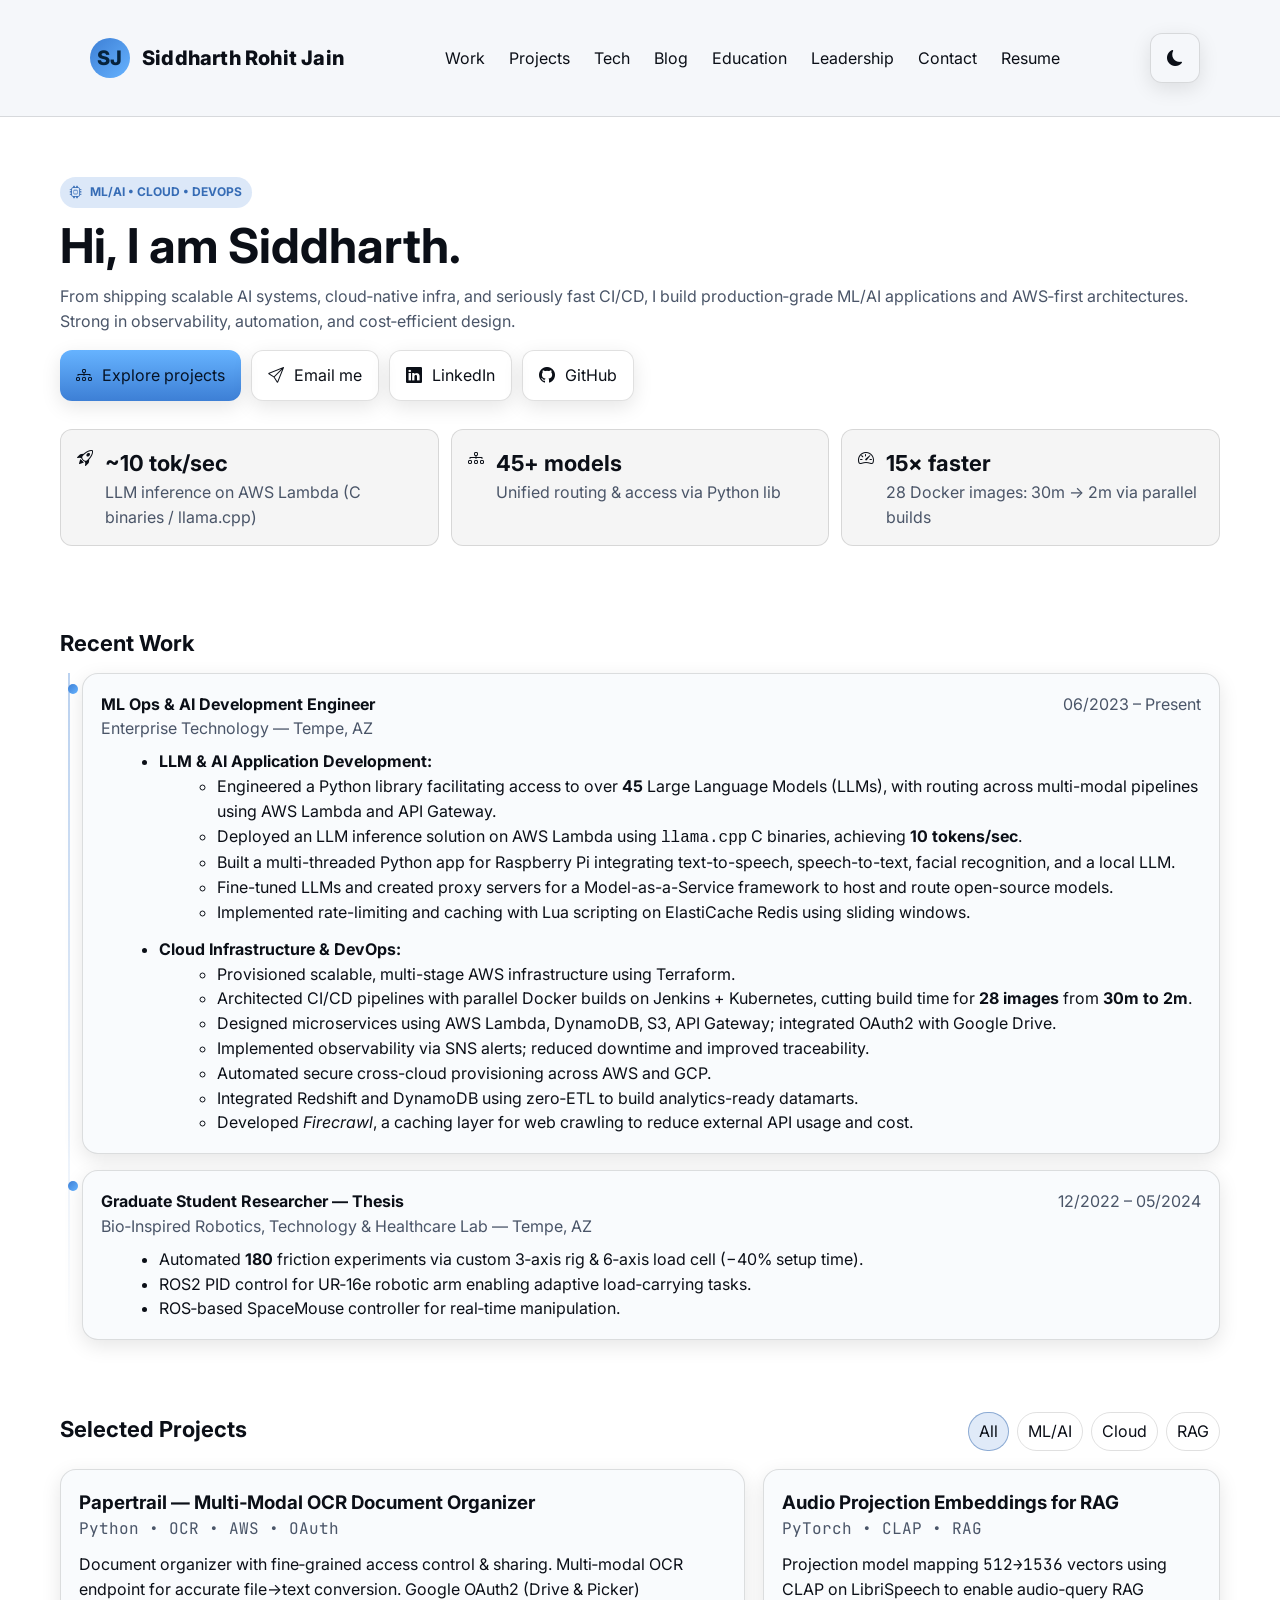
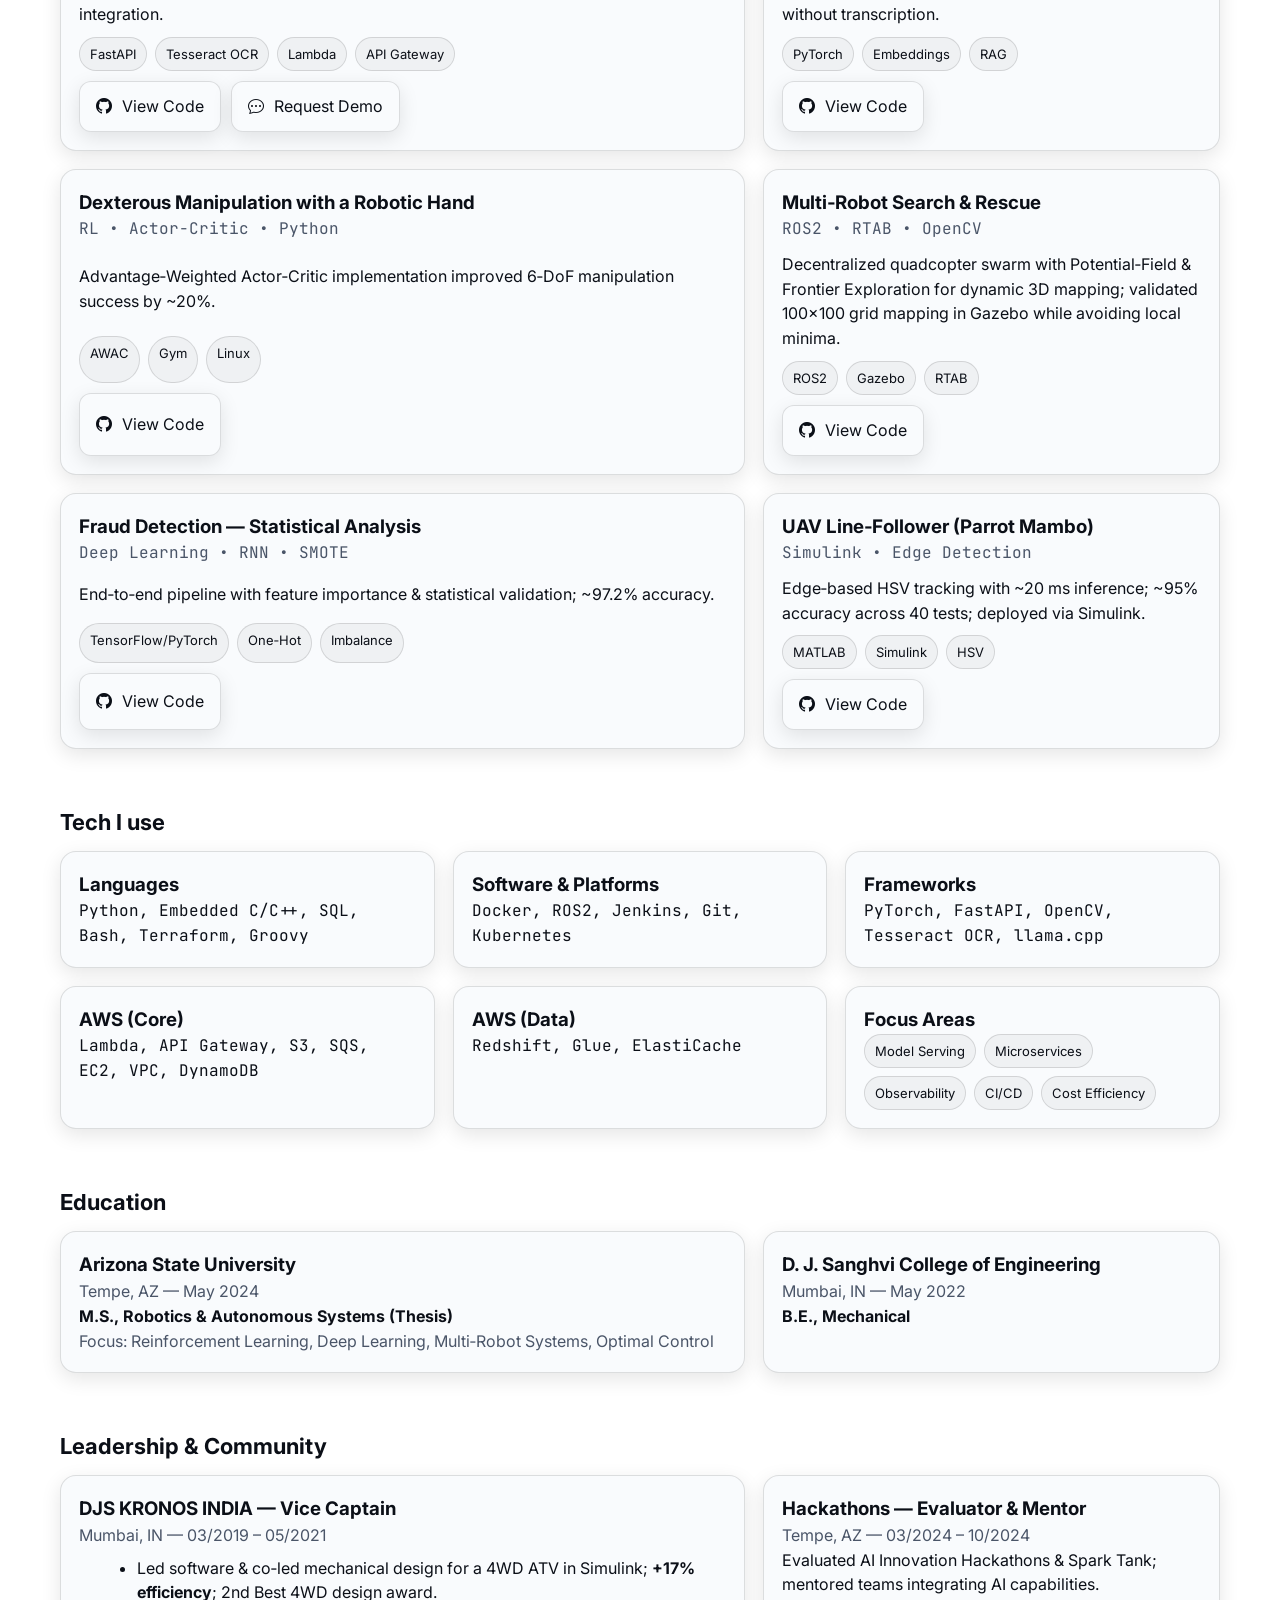
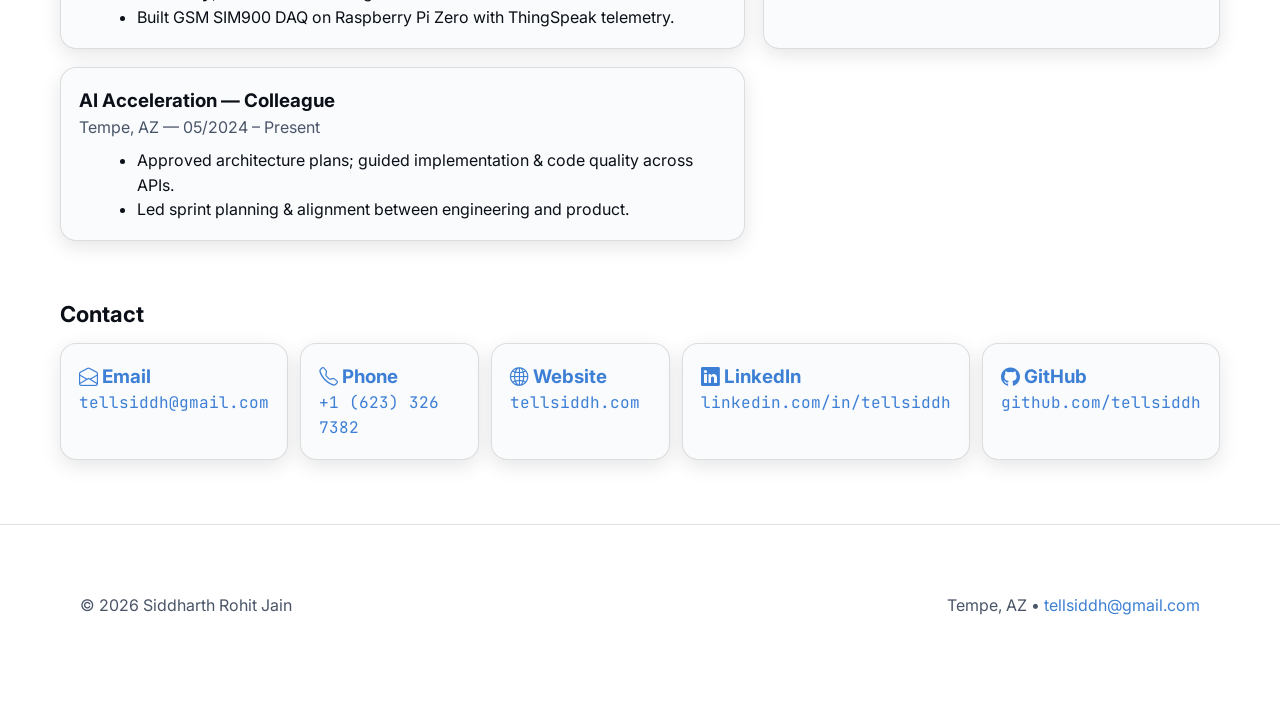
<file: index.html>
<!DOCTYPE html>
<html lang="en">

<head>
  <meta charset="utf-8" />
  <meta name="viewport" content="width=device-width, initial-scale=1" />
  <title>Siddharth Rohit Jain — ML/AI • Cloud • DevOps</title>
  <meta name="description"
    content="Portfolio of software engineering work in ML/AI apps, AWS cloud‑native infrastructure, CI/CD, observability, and scalable systems." />
  <meta id="themeColor" name="theme-color" content="#ffffff" />

  <link rel="canonical" href="https://tellsiddh.com/" />
  <meta name="theme-color" content="#0b0f17" />

  <!-- Open Graph -->
  <meta property="og:title" content="Siddharth Rohit Jain — Portfolio" />
  <meta property="og:description" content="ML/AI apps • AWS cloud • CI/CD • observability • scalable systems" />
  <meta property="og:type" content="website" />
  <!-- <meta property="og:image" content="https://tellsiddh.com/og-image.jpg" /> -->

  <!-- Fonts + Icons (performance) -->
  <link rel="preconnect" href="https://fonts.googleapis.com" crossorigin>
  <link rel="preconnect" href="https://fonts.gstatic.com" crossorigin>
  <link
    href="https://fonts.googleapis.com/css2?family=Inter:wght@400;600;700;800&family=JetBrains+Mono:wght@400;600&display=swap"
    rel="stylesheet">
  <link href="https://cdn.jsdelivr.net/npm/bootstrap-icons@1.11.3/font/bootstrap-icons.min.css" rel="stylesheet">

  <style>
    /* ========== Reset ========== */
    *,
    *::before,
    *::after {
      box-sizing: border-box
    }

    * {
      margin: 0
    }

    html:focus-within {
      scroll-behavior: smooth
    }

    /* Smooth scrolling */
    html {
      scroll-behavior: smooth;
    }

    @media (prefers-reduced-motion: reduce) {
      html {
        scroll-behavior: auto;
      }
    }

    main {
      padding-top: var(--header-h);
    }

    img,
    svg {
      display: block;
      max-width: 100%
    }

    button {
      font: inherit
    }

    /* ========== Design Tokens ========== */
    :root {
      --header-h: 128px;
      /* Light (default) */
      --bg: #ffffff;
      --ink: #0b0f17;
      --muted: #4a5568;

      /* Brand */
      --brand: #3d7fd5;
      --accent: #66b3ff;

      /* Surfaces */
      --panel: #f5f7fa;
      /* nav / sticky / panels */
      --card: #f9fbfd;
      /* cards */
      --elev: rgba(0, 0, 0, .06);
      /* hover overlay */
      --border: rgba(0, 0, 0, .12);
      --soft: rgba(0, 0, 0, .04);

      /* Effects */
      --ring: 0 0 0 3px rgba(61, 127, 213, .35);
      --shadow: 0 6px 20px rgba(0, 0, 0, .10);

      /* Radius / spacing */
      --radius: 16px;
      --rsm: 12px;

      /* Typography scale */
      --fs-xs: 12px;
      --fs-sm: 14px;
      --fs-md: 16px;
      --fs-lg: 18px;
      --fs-xl: 22px;
      --fs-2xl: 28px;
      --fs-3xl: clamp(28px, 4.2vw, 48px);

      /* Layout widths */
      --container: 1160px;

      /* Breakpoints */
      /* xs (0–479), sm (>=480), md (>=640), lg (>=780), xl (>=1024), 2xl (>=1280) */
    }

    :root {
      --header-h: 128px;
    }

    /* sensible default */
    main section[id] {
      scroll-margin-top: calc(var(--header-h) + 20px);
    }

    /* “a bit down” */

    body.dark {
      /* Dark */
      --bg: #0b0f17;
      --ink: #e9f1ff;
      --muted: #a9b4c7;

      --brand: #66b3ff;
      --accent: #90f1ff;

      --panel: rgba(11, 15, 23, .75);
      --card: #101a2e;
      --elev: rgba(255, 255, 255, .06);
      --border: rgba(255, 255, 255, .12);
      --soft: rgba(255, 255, 255, .06);

      --ring: 0 0 0 3px rgba(102, 179, 255, .35);
      --shadow: 0 12px 30px rgba(0, 0, 0, .35);
    }

    /* Optional: add the original dark gradients only in dark mode */
    body.dark {
      background:
        radial-gradient(1200px 700px at 80% -10%, rgba(102, 179, 255, .12), transparent 60%),
        radial-gradient(900px 600px at -10% 10%, rgba(144, 241, 255, .10), transparent 55%),
        var(--bg);
    }

    /* ========== Base ========== */
    html,
    body {
      background: var(--bg);
      color: var(--ink);
      font-family: Inter, system-ui, Segoe UI, Roboto, Arial, sans-serif;
      font-size: var(--fs-md);
      line-height: 1.55;
      overflow-x: hidden;
    }

    a {
      color: var(--brand);
      text-decoration: none
    }

    a:hover {
      color: #9dd0ff
    }

    a:focus-visible {
      outline: none;
      box-shadow: var(--ring);
      border-radius: 10px
    }

    .container {
      max-width: var(--container);
      margin: 0 auto;
      padding: 24px 16px;
    }

    @media (max-width: 480px) {

      body,
      .container {
        padding-left: 16px;
        padding-right: 16px;
      }
    }


    @media (min-width:780px) {
      .container {
        padding: 28px 20px;
      }
    }

    .skip-link {
      position: absolute;
      left: -999px;
      top: auto;
      width: 1px;
      height: 1px;
      overflow: hidden
    }

    .skip-link:focus {
      left: 20px;
      top: 12px;
      width: auto;
      height: auto;
      padding: 10px 14px;
      background: #061325;
      color: #cfe7ff;
      border-radius: 10px;
      z-index: 999
    }

    /* ========== Nav ========== */
    .nav {
      position: fixed;
      top: 0;
      left: 0;
      right: 0;
      z-index: 1000;
      /* above drawer */
      backdrop-filter: saturate(150%) blur(10px);
      background: var(--panel);
      border-bottom: 1px solid var(--border);
    }


    .nav .inner {
      display: flex;
      align-items: center;
      justify-content: space-between;
      gap: 12px;
    }

    .brand {
      display: flex;
      gap: 12px;
      align-items: center;
      font-weight: 800;
      letter-spacing: .2px;
      font-size: 1.25rem;
    }

    .avatar {
      width: 40px;
      height: 40px;
      border-radius: 50%;
      display: grid;
      place-items: center;
      background: linear-gradient(135deg, var(--brand), var(--accent));
      color: #06233c;
      font-weight: 800
    }

    .nav ul {
      display: flex;
      list-style: none;
      gap: 4px;
      margin: 0;
      padding: 0
    }

    .nav a {
      color: var(--ink);
      padding: 10px 10px;
      border-radius: 10px
    }

    .nav a:hover,
    .nav a[aria-current="page"] {
      background: var(--elev)
    }

    /* Collapse nav spacing a bit on very small screens */
    @media (max-width:480px) {
      .nav .inner {
        gap: 8px
      }

      .nav a {
        padding: 8px 8px
      }
    }

    /* ========== Hero ========== */
    .hero {
      padding: 48px 0 20px
    }

    @media (min-width:640px) {
      .hero {
        padding: 60px 0 24px
      }
    }

    h1 {
      font-size: var(--fs-3xl);
      line-height: 1.1;
      margin: 12px 0
    }

    .sub {
      color: var(--muted);
      max-width: fit-content;
    }

    .pill {
      display: inline-flex;
      align-items: center;
      gap: 8px;
      padding: 6px 10px;
      border-radius: 999px;
      background: color-mix(in oklab, var(--brand) 18%, transparent);
      color: color-mix(in oklab, var(--brand) 85%, var(--ink));
      font-weight: 700;
      font-size: 12px;
      text-transform: uppercase
    }

    .cta {
      display: flex;
      gap: 10px;
      flex-wrap: wrap;
      margin-top: 16px
    }

    /* ========== Buttons ========== */
    .btn {
      display: inline-flex;
      align-items: center;
      gap: 10px;
      padding: 12px 16px;
      border-radius: 12px;
      border: 1px solid var(--border);
      background: linear-gradient(180deg, rgba(0, 0, 0, 0.00), rgba(0, 0, 0, 0.00));
      color: var(--ink);
      box-shadow: var(--shadow)
    }

    .btn:hover {
      transform: translateY(-1px);
      background: var(--elev)
    }

    .btn:focus-visible {
      outline: none;
      box-shadow: var(--ring)
    }

    .btn.primary {
      border: none;
      color: #061325;
      background: linear-gradient(180deg, var(--accent), var(--brand))
    }

    body.dark .btn.primary {
      color: #061325
    }

    #themeToggle {
      white-space: nowrap
    }

    /* ========== Grid Utilities ========== */
    .grid {
      display: grid;
      gap: 18px
    }

    .grid-2 {
      grid-template-columns: 1fr
    }

    .grid-3 {
      grid-template-columns: 1fr
    }

    .grid-4 {
      grid-template-columns: 1fr
    }

    /* md */
    @media (min-width:640px) {
      .grid-2 {
        grid-template-columns: 1fr 1fr
      }
    }

    /* lg */
    @media (min-width:780px) {
      .grid-2 {
        grid-template-columns: 1.2fr .8fr
      }

      .grid-3 {
        grid-template-columns: repeat(3, 1fr)
      }

      .grid-4 {
        grid-template-columns: repeat(4, 1fr)
      }
    }

    /* ========== Surfaces ========== */
    .panel {
      background: var(--card);
      border: 1px solid var(--border);
      border-radius: var(--radius);
      box-shadow: var(--shadow);
    }

    .card {
      background: var(--card);
      border: 1px solid var(--border);
      border-radius: var(--radius);
      padding: 18px;
      box-shadow: var(--shadow);
    }

    /* ========== Sections & Headings ========== */
    .section {
      padding: 28px 0
    }

    .section h2 {
      font-size: var(--fs-xl);
      margin: 0 0 12px
    }

    /* ========== KPIs ========== */
    .kpis {
      display: grid;
      gap: 12px
    }

    @media (min-width:760px) {
      .kpis {
        grid-template-columns: repeat(3, 1fr)
      }
    }

    .kpi {
      display: flex;
      gap: 12px;
      align-items: flex-start;
      padding: 16px;
      border-radius: var(--rsm);
      background: var(--soft);
      border: 1px solid var(--border)
    }

    .kpi strong {
      font-size: 22px
    }

    /* ========== Chips & Filters ========== */
    .chips {
      display: flex;
      gap: 8px;
      flex-wrap: wrap
    }

    .chip {
      padding: 6px 10px;
      border-radius: 999px;
      border: 1px solid var(--border);
      background: var(--soft);
      font-size: 13px;
      color: var(--ink)
    }

    .filters {
      display: flex;
      gap: 8px;
      flex-wrap: wrap;
      margin-bottom: 10px
    }

    .filter {
      cursor: pointer;
      padding: 6px 10px;
      border-radius: 999px;
      border: 1px solid var(--border);
      background: transparent;
      color: var(--ink)
    }

    .filter[aria-pressed="true"] {
      background: color-mix(in oklab, var(--brand) 16%, transparent);
      border-color: color-mix(in oklab, var(--brand) 40%, var(--border));
    }

    /* ========== Projects ========== */
    .project {
      display: grid;
      gap: 10px
    }

    .project .links {
      display: flex;
      gap: 10px;
      flex-wrap: wrap
    }

    /* ========== Timeline ========== */
    .timeline {
      position: relative;
      padding-left: 22px
    }

    .timeline::before {
      content: "";
      position: absolute;
      left: 8px;
      top: 0;
      bottom: 0;
      width: 2px;
      background: linear-gradient(180deg, color-mix(in oklab, var(--brand) 35%, transparent), transparent)
    }

    .tl {
      position: relative;
      margin: 0 0 16px
    }

    .tl::before {
      content: "";
      position: absolute;
      left: -15px;
      top: 10px;
      width: 10px;
      height: 10px;
      border-radius: 50%;
      background: linear-gradient(135deg, var(--brand), var(--accent))
    }

    .tlhead {
      display: flex;
      justify-content: space-between;
      gap: 12px;
      flex-wrap: wrap
    }

    .worklist {
      margin: 8px 0 0 18px
    }

    /* ========== Contact Grid ========== */
    .contact-grid {
      display: grid;
      gap: 12px
    }

    @media (min-width:600px) {
      .contact-grid {
        grid-template-columns: repeat(2, 1fr)
      }
    }

    @media (min-width:720px) {
      .contact-grid {
        grid-template-columns: repeat(5, 1fr)
      }
    }

    /* ========== Typography Helpers ========== */
    .muted {
      color: var(--muted)
    }

    .mono {
      font-family: "JetBrains Mono", ui-monospace, Menlo, Consolas, monospace
    }

    /* ========== Footer ========== */
    .footer {
      padding: 40px 0 60px;
      margin-top: 36px;
      border-top: 1px solid var(--border)
    }

    /* ========== Small-screen Tweaks ========== */
    @media (max-width:480px) {
      h1 {
        font-size: clamp(24px, 8vw, 34px)
      }

      .btn {
        padding: 10px 14px
      }

      .pill {
        font-size: 11px
      }

      .section {
        padding: 22px 0
      }

      .worklist {
        margin-left: 14px
      }
    }

    /* ========== Focus / A11y (no motion) ========== */
    @media (prefers-reduced-motion:reduce) {
      .btn:hover {
        transform: none
      }
    }

    /* ========== Print (clean) ========== */
    @media print {

      .nav,
      .cta,
      .filters,
      #themeToggle {
        display: none !important
      }

      .container {
        max-width: none;
        padding: 0
      }

      .card,
      .panel,
      .kpi {
        box-shadow: none
      }

      a {
        color: inherit;
        text-decoration: underline
      }
    }

    /* === Mobile Drawer Nav === */
    .mobile-drawer-nav {
      position: fixed;
      top: 0;
      right: -100%;
      width: 280px;
      height: 100vh;
      background: var(--bg);
      border-left: 1px solid var(--border);
      box-shadow: -4px 0 20px rgba(0, 0, 0, 0.15);
      transition: right 0.3s ease-in-out;
      padding: 80px 24px 24px;
      /* leave room for top bar */
      display: flex;
      flex-direction: column;
      z-index: 999;
    }

    .mobile-drawer-nav.show {
      right: 0;
    }

    /* Links inside drawer */
    .mobile-drawer-nav ul {
      list-style: none;
      padding: 0;
      margin: 0;
      display: flex;
      flex-direction: column;
      gap: 16px;
    }

    .mobile-drawer-nav a {
      display: block;
      font-size: var(--fs-lg);
      color: var(--ink);
      padding: 10px 14px;
      border-radius: 10px;
      transition: background 0.2s ease;
    }

    .mobile-drawer-nav a:hover,
    .mobile-drawer-nav a[aria-current="page"] {
      background: var(--elev);
      font-weight: 600;
    }

    /* Hamburger button shown on small screens only */
    .mobile-nav-toggle {
      display: none;
    }

    @media (max-width: 768px) {
      .desktop-nav {
        display: none;
      }

      .mobile-nav-toggle {
        display: inline-flex;
        margin-left: auto;
      }
    }
  </style>

  <!-- Structured data -->
  <script type="application/ld+json">
  {
    "@context":"https://schema.org",
    "@type":"Person",
    "name":"Siddharth Rohit Jain",
    "url":"https://tellsiddh.com/",
    "jobTitle":"ML/AI • Cloud • DevOps Engineer",
    "sameAs":[
      "https://github.com/tellsiddh",
      "https://www.linkedin.com/in/tellsiddh/"
    ]
  }
  </script>
</head>

<body>
  <a class="skip-link" href="#main">Skip to main content</a>

  <!-- NAV -->
  <header class="nav" role="banner">
    <div class="container inner">
      <a class="brand" href="#top" aria-label="Go to top">
        <span class="avatar" aria-hidden="true">SJ</span>
        <span>Siddharth Rohit Jain</span>
      </a>

      <!-- Desktop nav -->
      <nav class="desktop-nav" aria-label="Primary">
        <ul role="list">
          <li><a class="peek" href="#work">Work</a></li>
          <li><a class="peek" href="#projects">Projects</a></li>
          <li><a class="peek" href="#skills">Tech</a></li>
          <li><a class="peek" href="https://blog.tellsiddh.com/" target="_blank">Blog</a></li>
          <li><a class="peek" href="#education">Education</a></li>
          <li><a class="peek" href="#extras">Leadership</a></li>
          <li><a class="peek" href="#contact">Contact</a></li>
          <li><a class="peek" href="assets/files/Siddharth Jain.pdf" target="_blank">Resume</a></li>
        </ul>
      </nav>

      <button id="themeToggle" class="btn" aria-label="Toggle dark mode">
        <i class="bi bi-moon-fill" aria-hidden="true"></i>
      </button>

      <!-- Hamburger toggle -->
      <button id="menuToggle" class="btn mobile-nav-toggle" aria-label="Toggle navigation">
        <i class="bi bi-list"></i>
      </button>

    </div>

    <!-- Mobile nav drawer -->
    <nav id="primaryNav" class="mobile-drawer-nav" aria-label="Primary">
      <ul role="list">
        <li><a class="peek" href="#work">Work</a></li>
        <li><a class="peek" href="#projects">Projects</a></li>
        <li><a class="peek" href="#skills">Tech</a></li>
        <li><a class="peek" href="https://blog.tellsiddh.com/" target="_blank">Blog</a></li>
        <li><a class="peek" href="#education">Education</a></li>
        <li><a class="peek" href="#extras">Leadership</a></li>
        <li><a class="peek" href="#contact">Contact</a></li>
        <li><a class="peek" href="assets/files/Siddharth Jain.pdf" target="_blank">Resume</a></li>
      </ul>
    </nav>
  </header>


  <main id="main">
    <!-- HERO -->
    <section id="top" class="container hero">
      <span class="pill" aria-label="Areas: ML, AI, Cloud, DevOps"><i class="bi bi-cpu" aria-hidden="true"></i> ML/AI •
        Cloud • DevOps</span>
      <h1>Hi, I am Siddharth.</h1>
      <p class="sub">
        From shipping scalable AI systems, cloud‑native infra, and seriously fast CI/CD, I build production‑grade ML/AI
        applications and AWS‑first architectures.
        Strong in observability, automation, and cost‑efficient design.
      </p>
      <div class="cta" role="group" aria-label="Primary calls to action">
        <a class="btn primary" href="#projects"><i class="bi bi-diagram-3" aria-hidden="true"></i> Explore projects</a>
        <a class="btn" href="mailto:tellsiddh@gmail.com" rel="noopener noreferrer"><i class="bi bi-send"
            aria-hidden="true"></i> Email me</a>
        <a class="btn" href="https://www.linkedin.com/in/tellsiddh/" target="_blank" rel="noopener noreferrer"><i
            class="bi bi-linkedin" aria-hidden="true"></i> LinkedIn</a>
        <a class="btn" href="https://github.com/tellsiddh" target="_blank" rel="noopener noreferrer"><i
            class="bi bi-github" aria-hidden="true"></i> GitHub</a>
      </div>

      <!-- Quick Wins (KPIs) -->
      <div class="section" aria-label="Highlights">
        <div class="kpis" role="list">
          <div class="kpi" role="listitem"><i class="bi bi-rocket-takeoff" aria-hidden="true"></i>
            <div><strong>~10 tok/sec</strong>
              <div class="muted">LLM inference on AWS Lambda (C binaries / llama.cpp)</div>
            </div>
          </div>
          <div class="kpi" role="listitem"><i class="bi bi-diagram-3" aria-hidden="true"></i>
            <div><strong>45+ models</strong>
              <div class="muted">Unified routing & access via Python lib</div>
            </div>
          </div>
          <div class="kpi" role="listitem"><i class="bi bi-speedometer2" aria-hidden="true"></i>
            <div><strong>15× faster</strong>
              <div class="muted">28 Docker images: 30m → 2m via parallel builds</div>
            </div>
          </div>
        </div>
      </div>
    </section>

    <!-- WORK -->
    <section id="work" class="container section" aria-labelledby="work-heading">
      <h2 id="work-heading">Recent Work</h2>
      <div class="timeline" role="list">
        <article class="tl card" role="listitem">
          <div class="tlhead">
            <div>
              <strong>ML Ops &amp; AI Development Engineer</strong>
              <div class="muted">Enterprise Technology — Tempe, AZ</div>
            </div>
            <div class="muted"><time datetime="2023-06">06/2023</time> – <time datetime="present">Present</time></div>
          </div>
          <ul class="worklist">
            <li><strong>LLM & AI Application Development:</strong></li>
            <ul class="worklist" style="margin-top: 0; margin-bottom: 12px;">
              <li>Engineered a Python library facilitating access to over <strong>45</strong> Large Language Models
                (LLMs), with routing across multi-modal pipelines using AWS Lambda and API Gateway.</li>
              <li>Deployed an LLM inference solution on AWS Lambda using <code>llama.cpp</code> C binaries, achieving
                <strong>10 tokens/sec</strong>.
              </li>
              <li>Built a multi-threaded Python app for Raspberry Pi integrating text-to-speech, speech-to-text, facial
                recognition, and a local LLM.</li>
              <li>Fine-tuned LLMs and created proxy servers for a Model-as-a-Service framework to host and route
                open-source models.</li>
              <li>Implemented rate-limiting and caching with Lua scripting on ElastiCache Redis using sliding windows.
              </li>
            </ul>

            <li><strong>Cloud Infrastructure & DevOps:</strong></li>
            <ul class="worklist" style="margin-top: 0;">
              <li>Provisioned scalable, multi-stage AWS infrastructure using Terraform.</li>
              <li>Architected CI/CD pipelines with parallel Docker builds on Jenkins + Kubernetes, cutting build time
                for <strong>28 images</strong> from <strong>30m to 2m</strong>.</li>
              <li>Designed microservices using AWS Lambda, DynamoDB, S3, API Gateway; integrated OAuth2 with Google
                Drive.</li>
              <li>Implemented observability via SNS alerts; reduced downtime and improved traceability.</li>
              <li>Automated secure cross-cloud provisioning across AWS and GCP.</li>
              <li>Integrated Redshift and DynamoDB using zero‑ETL to build analytics-ready datamarts.</li>
              <li>Developed <em>Firecrawl</em>, a caching layer for web crawling to reduce external API usage and cost.
              </li>
            </ul>
          </ul>

        </article>

        <article class="tl card" role="listitem">
          <div class="tlhead">
            <div>
              <strong>Graduate Student Researcher — Thesis</strong>
              <div class="muted">Bio‑Inspired Robotics, Technology &amp; Healthcare Lab — Tempe, AZ</div>
            </div>
            <div class="muted"><time datetime="2022-12">12/2022</time> – <time datetime="2024-05">05/2024</time></div>
          </div>
          <ul class="worklist">
            <li>Automated <strong>180</strong> friction experiments via custom 3‑axis rig &amp; 6‑axis load cell (−40%
              setup time).</li>
            <li>ROS2 PID control for UR‑16e robotic arm enabling adaptive load‑carrying tasks.</li>
            <li>ROS‑based SpaceMouse controller for real‑time manipulation.</li>
          </ul>
        </article>
      </div>
    </section>

    <!-- PROJECTS -->
    <section id="projects" class="container section" aria-labelledby="projects-heading">
      <div class="tlhead" style="margin-bottom:8px">
        <h2 id="projects-heading" style="margin:0">Selected Projects</h2>
        <div class="filters" role="toolbar" aria-label="Filter projects">
          <button class="filter" data-filter="all" aria-pressed="true">All</button>
          <button class="filter" data-filter="ml" aria-pressed="false">ML/AI</button>
          <button class="filter" data-filter="cloud" aria-pressed="false">Cloud</button>
          <button class="filter" data-filter="cv" aria-pressed="false">RAG</button>
        </div>
      </div>

      <div class="grid grid-2" id="projectGrid">
        <!-- Papertrail -->
        <article class="card project" data-tags="ml cloud">
          <header>
            <h3>Papertrail — Multi‑Modal OCR Document Organizer</h3>
            <div class="muted mono">Python • OCR • AWS • OAuth</div>
          </header>
          <p>Document organizer with fine‑grained access control &amp; sharing. Multi‑modal OCR endpoint for accurate
            file→text conversion. Google OAuth2 (Drive &amp; Picker) integration.</p>
          <div class="chips" aria-label="Technologies used">
            <span class="chip">FastAPI</span><span class="chip">Tesseract OCR</span><span
              class="chip">Lambda</span><span class="chip">API Gateway</span>
          </div>
          <div class="links">
            <a class="btn" href="https://github.com/tellsiddh" target="_blank" rel="noopener noreferrer"><i
                class="bi bi-github" aria-hidden="true"></i> View Code</a>
            <a class="btn" href="#contact"><i class="bi bi-chat-dots" aria-hidden="true"></i> Request Demo</a>
          </div>
        </article>

        <!-- Audio Projection Embeddings -->
        <article class="card project" data-tags="ml">
          <header>
            <h3>Audio Projection Embeddings for RAG</h3>
            <div class="muted mono">PyTorch • CLAP • RAG</div>
          </header>
          <p>Projection model mapping <span class="mono">512→1536</span> vectors using CLAP on LibriSpeech to enable
            audio‑query RAG without transcription.</p>
          <div class="chips"><span class="chip">PyTorch</span><span class="chip">Embeddings</span><span
              class="chip">RAG</span></div>
          <div class="links">
            <a class="btn" href="https://github.com/tellsiddh" target="_blank" rel="noopener noreferrer"><i
                class="bi bi-github" aria-hidden="true"></i> View Code</a>
            <!-- <a class="btn" href="#contact"><i class="bi bi-chat-dots" aria-hidden="true"></i> Request Demo</a> -->
          </div>
        </article>

        <!-- Dexterous Manipulation -->
        <article class="card project" data-tags="ml cv">
          <header>
            <h3>Dexterous Manipulation with a Robotic Hand</h3>
            <div class="muted mono">RL • Actor‑Critic • Python</div>
          </header>
          <p>Advantage‑Weighted Actor‑Critic implementation improved 6‑DoF manipulation success by ~20%.</p>
          <div class="chips"><span class="chip">AWAC</span><span class="chip">Gym</span><span class="chip">Linux</span>
          </div>
          <div class="links">
            <a class="btn" href="https://github.com/tellsiddh" target="_blank" rel="noopener noreferrer"><i
                class="bi bi-github" aria-hidden="true"></i> View Code</a>
            <!-- <a class="btn" href="#contact"><i class="bi bi-chat-dots" aria-hidden="true"></i> Request Demo</a> -->
          </div>
        </article>

        <!-- Multi‑Robot Search & Rescue -->
        <article class="card project" data-tags="cv ml">
          <header>
            <h3>Multi‑Robot Search &amp; Rescue</h3>
            <div class="muted mono">ROS2 • RTAB • OpenCV</div>
          </header>
          <p>Decentralized quadcopter swarm with Potential‑Field &amp; Frontier Exploration for dynamic 3D mapping;
            validated 100×100 grid mapping in Gazebo while avoiding local minima.</p>
          <div class="chips"><span class="chip">ROS2</span><span class="chip">Gazebo</span><span
              class="chip">RTAB</span></div>
          <div class="links">
            <a class="btn" href="https://github.com/tellsiddh" target="_blank" rel="noopener noreferrer"><i
                class="bi bi-github" aria-hidden="true"></i> View Code</a>
            <!-- <a class="btn" href="#contact"><i class="bi bi-chat-dots" aria-hidden="true"></i> Request Demo</a> -->
          </div>
        </article>

        <!-- Fraud Detection -->
        <article class="card project" data-tags="ml">
          <header>
            <h3>Fraud Detection — Statistical Analysis</h3>
            <div class="muted mono">Deep Learning • RNN • SMOTE</div>
          </header>
          <p>End‑to‑end pipeline with feature importance &amp; statistical validation; ~97.2% accuracy.</p>
          <div class="chips"><span class="chip">TensorFlow/PyTorch</span><span class="chip">One‑Hot</span><span
              class="chip">Imbalance</span></div>
          <div class="links">
            <a class="btn" href="https://github.com/tellsiddh" target="_blank" rel="noopener noreferrer"><i
                class="bi bi-github" aria-hidden="true"></i> View Code</a>
            <!-- <a class="btn" href="#contact"><i class="bi bi-chat-dots" aria-hidden="true"></i> Request Demo</a> -->
          </div>
        </article>

        <!-- UAV Line Follower -->
        <article class="card project" data-tags="cv">
          <header>
            <h3>UAV Line‑Follower (Parrot Mambo)</h3>
            <div class="muted mono">Simulink • Edge Detection</div>
          </header>
          <p>Edge‑based HSV tracking with ~20 ms inference; ~95% accuracy across 40 tests; deployed via Simulink.</p>
          <div class="chips"><span class="chip">MATLAB</span><span class="chip">Simulink</span><span
              class="chip">HSV</span></div>
          <div class="links">
            <a class="btn" href="https://github.com/tellsiddh" target="_blank" rel="noopener noreferrer"><i
                class="bi bi-github" aria-hidden="true"></i> View Code</a>
            <!-- <a class="btn" href="#contact"><i class="bi bi-chat-dots" aria-hidden="true"></i> Request Demo</a> -->
          </div>
        </article>
      </div>
    </section>

    <!-- TECH / SKILLS -->
    <section id="skills" class="container section" aria-labelledby="skills-heading">
      <h2 id="skills-heading">Tech I use</h2>
      <div class="grid grid-3">
        <div class="card">
          <h3>Languages</h3>
          <p class="mono">Python, Embedded C/C++, SQL, Bash, Terraform, Groovy</p>
        </div>
        <div class="card">
          <h3>Software &amp; Platforms</h3>
          <p class="mono">Docker, ROS2, Jenkins, Git, Kubernetes</p>
        </div>
        <div class="card">
          <h3>Frameworks</h3>
          <p class="mono">PyTorch, FastAPI, OpenCV, Tesseract OCR, llama.cpp</p>
        </div>
        <div class="card">
          <h3>AWS (Core)</h3>
          <p class="mono">Lambda, API Gateway, S3, SQS, EC2, VPC, DynamoDB</p>
        </div>
        <div class="card">
          <h3>AWS (Data)</h3>
          <p class="mono">Redshift, Glue, ElastiCache</p>
        </div>
        <div class="card">
          <h3>Focus Areas</h3>
          <div class="chips" role="list">
            <span class="chip" role="listitem">Model Serving</span><span class="chip"
              role="listitem">Microservices</span><span class="chip" role="listitem">Observability</span>
            <span class="chip" role="listitem">CI/CD</span><span class="chip" role="listitem">Cost Efficiency</span>
          </div>
        </div>
      </div>
    </section>

    <!-- EDUCATION -->
    <section id="education" class="container section" aria-labelledby="education-heading">
      <h2 id="education-heading">Education</h2>
      <div class="grid grid-2">
        <div class="card">
          <h3>Arizona State University</h3>
          <div class="muted">Tempe, AZ — <time datetime="2024-05">May 2024</time></div>
          <p><strong>M.S., Robotics &amp; Autonomous Systems (Thesis)</strong></p>
          <p class="muted">Focus: Reinforcement Learning, Deep Learning, Multi‑Robot Systems, Optimal Control</p>
        </div>
        <div class="card">
          <h3>D. J. Sanghvi College of Engineering</h3>
          <div class="muted">Mumbai, IN — <time datetime="2022-05">May 2022</time></div>
          <p><strong>B.E., Mechanical</strong></p>
        </div>
      </div>
    </section>

    <!-- LEADERSHIP -->
    <section id="extras" class="container section" aria-labelledby="leadership-heading">
      <h2 id="leadership-heading">Leadership &amp; Community</h2>
      <div class="grid grid-2">
        <div class="card">
          <h3>DJS KRONOS INDIA — Vice Captain</h3>
          <div class="muted">Mumbai, IN — <time datetime="2019-03">03/2019</time> – <time
              datetime="2021-05">05/2021</time></div>
          <ul class="worklist">
            <li>Led software &amp; co‑led mechanical design for a 4WD ATV in Simulink; <strong>+17% efficiency</strong>;
              2nd Best 4WD design award.</li>
            <li>Built GSM SIM900 DAQ on Raspberry Pi Zero with ThingSpeak telemetry.</li>
          </ul>
        </div>
        <div class="card">
          <h3>Hackathons — Evaluator &amp; Mentor</h3>
          <div class="muted">Tempe, AZ — <time datetime="2024-03">03/2024</time> – <time
              datetime="2024-10">10/2024</time></div>
          <p>Evaluated AI Innovation Hackathons &amp; Spark Tank; mentored teams integrating AI capabilities.</p>
        </div>
        <div class="card">
          <h3>AI Acceleration — Colleague</h3>
          <div class="muted">Tempe, AZ — <time datetime="2024-05">05/2024</time> – <time
              datetime="present">Present</time></div>
          <ul class="worklist">
            <li>Approved architecture plans; guided implementation &amp; code quality across APIs.</li>
            <li>Led sprint planning &amp; alignment between engineering and product.</li>
          </ul>
        </div>
      </div>
    </section>

    <!-- CONTACT -->
    <section id="contact" class="container section" aria-labelledby="contact-heading">
      <h2 id="contact-heading">Contact</h2>
      <div class="contact-grid">
        <a class="card" href="mailto:tellsiddh@gmail.com" rel="noopener noreferrer">
          <h3><i class="bi bi-envelope-open" aria-hidden="true"></i> Email</h3>
          <p class="mono">tellsiddh@gmail.com</p>
        </a>
        <a class="card" href="tel:+16233267382">
          <h3><i class="bi bi-telephone" aria-hidden="true"></i> Phone</h3>
          <p class="mono" aria-label="Phone number">+1 (623) 326 7382</p>
        </a>
        <a class="card" href="https://tellsiddh.com" target="_blank" rel="noopener noreferrer">
          <h3><i class="bi bi-globe2" aria-hidden="true"></i> Website</h3>
          <p class="mono">tellsiddh.com</p>
        </a>
        <a class="card" href="https://www.linkedin.com/in/tellsiddh/" target="_blank" rel="noopener noreferrer">
          <h3><i class="bi bi-linkedin" aria-hidden="true"></i> LinkedIn</h3>
          <p class="mono">linkedin.com/in/tellsiddh</p>
        </a>
        <a class="card" href="https://github.com/tellsiddh" target="_blank" rel="noopener noreferrer">
          <h3><i class="bi bi-github" aria-hidden="true"></i> GitHub</h3>
          <p class="mono">github.com/tellsiddh</p>
        </a>
      </div>
    </section>
  </main>

  <!-- FOOTER -->
  <footer class="footer" role="contentinfo">
    <div class="container" style="display:flex;justify-content:space-between;gap:16px;flex-wrap:wrap">
      <div class="muted">© <span id="year"></span> Siddharth Rohit Jain</div>
      <div class="muted">Tempe, AZ • <a href="mailto:tellsiddh@gmail.com"
          rel="noopener noreferrer">tellsiddh@gmail.com</a></div>
    </div>
  </footer>

  <script>
    // year
    document.getElementById('year').textContent = new Date().getFullYear();

    // Mark current section in nav for a11y
    // Highlight current section in both desktop and mobile navs
    const navLinks = document.querySelectorAll('nav a');
    const sections = [...document.querySelectorAll('main section[id]')];
    const observer = new IntersectionObserver((entries) => {
      for (const entry of entries) {
        if (entry.isIntersecting) {
          const id = entry.target.id;
          navLinks.forEach(link => {
            link.setAttribute('aria-current', link.getAttribute('href') === `#${id}` ? 'page' : 'false');
          });
        }
      }
    }, { rootMargin: '-40% 0px -55% 0px', threshold: 0.01 });

    sections.forEach(section => observer.observe(section));


    // Project filters (keyboard & a11y friendly)
    // Project filters (keyboard & a11y friendly)
    const filters = [...document.querySelectorAll('.filter')];
    const cards = [...document.querySelectorAll('#projectGrid .project')];

    function activate(btn) {
      filters.forEach(b => b.setAttribute('aria-pressed', b === btn ? 'true' : 'false'));
      const tag = (btn.dataset.filter || 'all').toLowerCase();

      cards.forEach(card => {
        // robust split: any whitespace, trims out empties
        const tags = (card.dataset.tags || '')
          .toLowerCase()
          .split(/\s+/)
          .filter(Boolean);

        const show = (tag === 'all' || tags.includes(tag));
        card.hidden = !show;
      });
    }

    // Click + keyboard
    filters.forEach(btn => {
      btn.addEventListener('click', () => activate(btn));
      btn.addEventListener('keydown', e => {
        if (e.key === 'Enter' || e.key === ' ') {
          e.preventDefault();           // stop page from scrolling on Space
          activate(btn);
        }
      });
    });

    // Initialize based on the button already marked as pressed (defaults to "All")
    const initiallyPressed = filters.find(b => b.getAttribute('aria-pressed') === 'true') || filters[0];
    activate(initiallyPressed);

    // Ensure hidden actually hides in all browsers / CSS stacks
    const hiddenStyle = document.createElement('style');
    hiddenStyle.textContent = `[hidden]{display:none !important}`;
    document.head.appendChild(hiddenStyle);

    // Theme toggle
    const themeToggle = document.getElementById('themeToggle');
    const prefersDark = window.matchMedia('(prefers-color-scheme: dark)').matches;
    const savedTheme = localStorage.getItem('theme');

    // Initialize
    if (savedTheme === 'dark' || (!savedTheme && prefersDark)) {
      document.body.classList.add('dark');
    }

    function updateIcon() {
      if (document.body.classList.contains('dark')) {
        themeToggle.innerHTML = '<i class="bi bi-sun-fill" aria-hidden="true"></i>';
        themeToggle.setAttribute('aria-label', 'Switch to light mode');
      } else {
        themeToggle.innerHTML = '<i class="bi bi-moon-fill" aria-hidden="true"></i>';
        themeToggle.setAttribute('aria-label', 'Switch to dark mode');
      }
    }
    updateIcon();

    themeToggle.addEventListener('click', () => {
      document.body.classList.toggle('dark');
      localStorage.setItem('theme', document.body.classList.contains('dark') ? 'dark' : 'light');
      updateIcon();
    });
    const themeMeta = document.querySelector('meta[name="theme-color"]');
    function syncThemeColor() {
      themeMeta.setAttribute('content', document.body.classList.contains('dark') ? '#0b0f17' : '#ffffff');
    }
    syncThemeColor();
    themeToggle.addEventListener('click', syncThemeColor);

    const headerEl = document.querySelector('.nav');

    function setHeaderOffset() {
      const h = headerEl ? headerEl.offsetHeight : 64;
      document.documentElement.style.setProperty('--header-h', `${h}px`);
    }

    // Set once on load and whenever layout changes size
    setHeaderOffset();
    window.addEventListener('resize', setHeaderOffset);

    // If your theme toggle changes header height (icons/fonts), re-measure after the click:
    themeToggle?.addEventListener('click', () => {
      // next frame ensures DOM has applied the class/styles
      requestAnimationFrame(setHeaderOffset);
    });

    const menuToggle = document.getElementById('menuToggle');
    const mobileNav = document.getElementById('primaryNav');

    menuToggle?.addEventListener('click', () => {
      mobileNav.classList.toggle('show');

      const icon = menuToggle.querySelector('i');
      if (mobileNav.classList.contains('show')) {
        icon.classList.remove('bi-list');
        icon.classList.add('bi-x');
      } else {
        icon.classList.remove('bi-x');
        icon.classList.add('bi-list');
      }
    });
    document.querySelectorAll('#primaryNav a').forEach(link => {
      link.addEventListener('click', () => {
        mobileNav.classList.remove('show');
        menuToggle.querySelector('i').classList.remove('bi-x');
        menuToggle.querySelector('i').classList.add('bi-list');
      });
    });

    // Close mobile nav when clicking outside
    document.addEventListener('click', function (e) {
      const isClickInsideNav = mobileNav.contains(e.target);
      const isClickOnToggle = menuToggle.contains(e.target);

      if (!isClickInsideNav && !isClickOnToggle && mobileNav.classList.contains('show')) {
        mobileNav.classList.remove('show');

        const icon = menuToggle.querySelector('i');
        icon.classList.remove('bi-x');
        icon.classList.add('bi-list');
      }
    });

    document.addEventListener('keydown', function (e) {
      if (e.key === 'Escape' && mobileNav.classList.contains('show')) {
        mobileNav.classList.remove('show');
        const icon = menuToggle.querySelector('i');
        icon.classList.remove('bi-x');
        icon.classList.add('bi-list');
      }
    });


  </script>
</body>

</html>
</file>
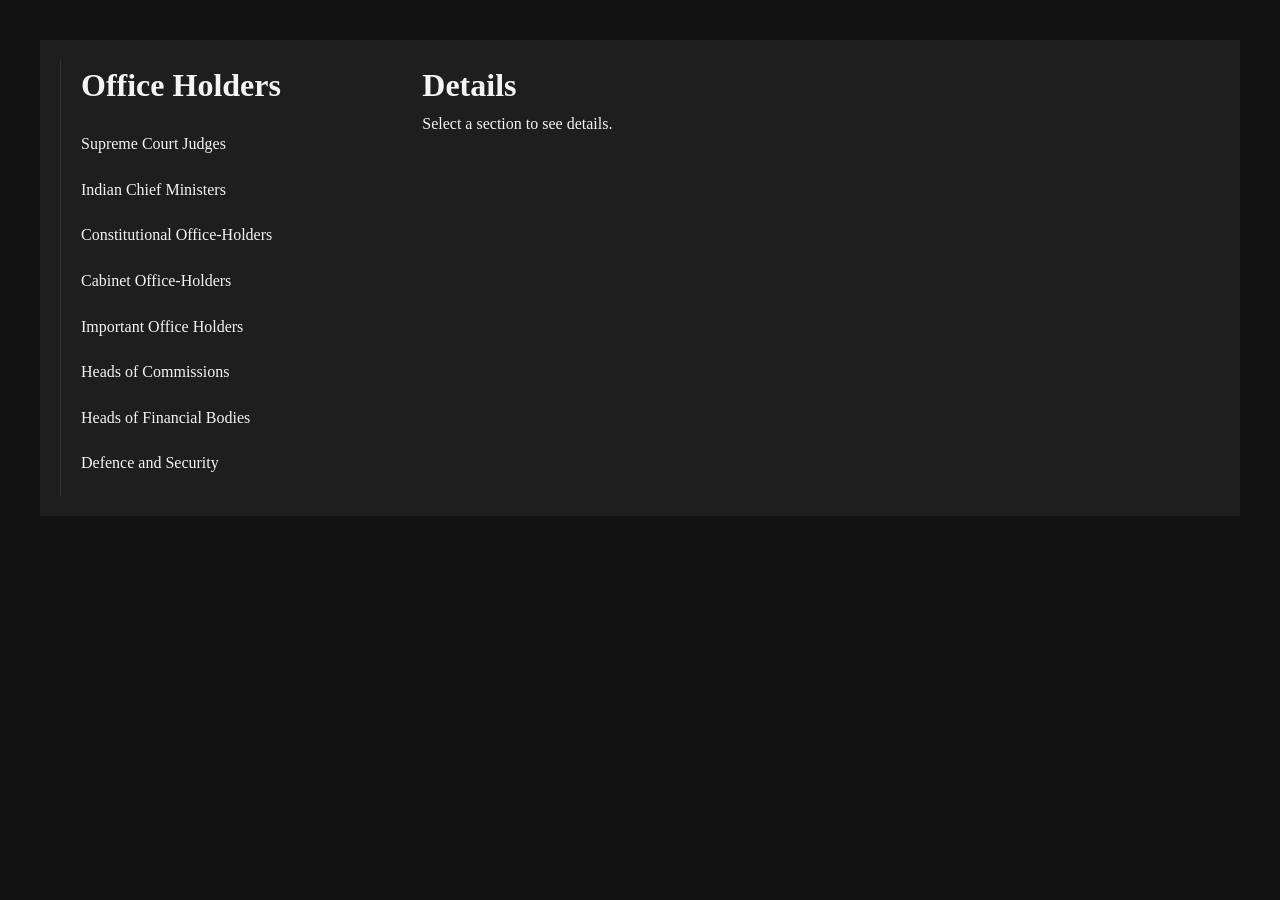
<file: blog/index.html>
<!DOCTYPE html>
<html lang="en">
<head>
    <meta charset="UTF-8">
    <meta name="viewport" content="width=device-width, initial-scale=1.0">
    <title>Office Holders in India</title>
    <link rel="stylesheet" href="styles.css">

</head>
<body>

    <div class="container">
        <!-- Sidebar Navigation -->
        <aside class="sidebar">
            <h3>Office Holders</h3>
            <ul>
                <li><a href="#" onclick="fetchTable('Supreme Court Judges')">Supreme Court Judges</a></li>
                <li><a href="#" onclick="fetchTable('Indian Chief Ministers')">Indian Chief Ministers</a></li>
                <li><a href="#" onclick="fetchTable('Constitutional Office-Holders')">Constitutional Office-Holders</a></li>
                <li><a href="#" onclick="fetchTable('Cabinet Office-Holders')">Cabinet Office-Holders</a></li>
                <li><a href="#" onclick="fetchTable('Important office holders')">Important Office Holders</a></li>
                <li><a href="#" onclick="fetchTable('Heads of commissions')">Heads of Commissions</a></li>
                <li><a href="#" onclick="fetchTable('Heads of financial bodies')">Heads of Financial Bodies</a></li>
                <li><a href="#" onclick="fetchTable('Defence and Security')">Defence and Security</a></li>
            </ul>
        </aside>

        <!-- Main Content -->
        <main class="main-content" id="main-content">
            <h1>Details</h1>
            <div id="details">Select a section to see details.</div>
        </main>
    </div>

    <script>
        async function fetchTable(section) {
            let url;

            // Change URL based on section
            if (section === 'Supreme Court Judges') {
                url = `https://en.wikipedia.org/w/api.php?action=parse&format=json&origin=*&page=List_of_sitting_judges_of_the_Supreme_Court_of_India&prop=text&formatversion=2`;
            } else if (section === 'Indian Chief Ministers') {
                url = `https://en.wikipedia.org/w/api.php?action=parse&format=json&origin=*&page=List_of_current_Indian_chief_ministers&prop=text&formatversion=2`;
            } else {
                url = `https://en.wikipedia.org/w/api.php?action=parse&format=json&origin=*&page=List_of_office-holders_in_the_Government_of_India&prop=text&formatversion=2`;
            }

            try {
                const response = await fetch(url);
                const data = await response.json();

                // The full page content is stored in data.parse.text
                const content = data.parse.text;

                // Create a temporary element to hold the HTML content
                const tempDiv = document.createElement('div');
                tempDiv.innerHTML = content;

                // Find the specific table based on the section
                let table;
                if (section === 'Supreme Court Judges') {
                    // Find the first table that lists the Supreme Court Judges
                    table = tempDiv.querySelector('table.wikitable');
                } else if (section === 'Indian Chief Ministers') {
                    // Find the first table that lists the Chief Ministers
                    table = tempDiv.querySelector('table.wikitable');
                } else {
                    switch (section) {
                        case 'Constitutional Office-Holders':
                            table = tempDiv.querySelectorAll('table')[1]; // First table for Constitutional Office-Holders
                            break;
                        case 'Cabinet Office-Holders':
                            table = tempDiv.querySelectorAll('table')[2]; // Second table for Cabinet Office-Holders
                            break;
                        case 'Important office holders':
                            table = tempDiv.querySelectorAll('table')[3]; // Third table for Important office holders
                            break;
                        case 'Heads of commissions':
                            table = tempDiv.querySelectorAll('table')[4]; // Fourth table for Heads of commissions
                            break;
                        case 'Heads of financial bodies':
                            table = tempDiv.querySelectorAll('table')[5]; // Fifth table for Heads of financial bodies
                            break;
                        case 'Defence and Security':
                            table = tempDiv.querySelectorAll('table')[6]; // Sixth table for Defence and Security
                            break;
                        default:
                            table = 'Table not found!';
                    }
                }

                // Display the table in the main content area
                if (table) {
                    document.getElementById('details').innerHTML = '';
                    document.getElementById('details').appendChild(table.cloneNode(true));
                } else {
                    document.getElementById('details').innerHTML = 'No table found for this section.';
                }

            } catch (error) {
                console.error('Error fetching data:', error);
                document.getElementById('details').innerHTML = 'Error fetching data. Please try again later.';
            }
        }
    </script>

</body>
</html>
</file>
<file: blog/styles.css>
/* Reset some default styling */
* {
    margin: 0;
    padding: 0;
    box-sizing: border-box;
    font-smooth: always;
}

body {
    font-family: 'Georgia', serif;
    line-height: 1.6;
    color: #f4f4f4; /* Light text */
    background-color: #121212; /* Dark background */
}

/* General Link Styling */
a {
    text-decoration: none;
    color: #f4f4f4; /* Light link text */
}

a:hover {
    color: #00aaff; /* Light blue for hover */
    text-decoration: underline;
}

/* Top Navigation */
.top-nav {
    background-color: #1c1c1c; /* Dark nav background */
    padding: 10px 0;
    text-align: center;
    border-bottom: 1px solid #333;
    font-family: 'Helvetica', sans-serif;
    font-size: 0.9rem;
}

.top-nav a {
    margin: 0 10px;
    color: #00aaff; /* Accent blue for links */
    font-weight: bold;
}

.top-nav span {
    margin-right: 20px;
    font-weight: bold;
    color: #f4f4f4; /* Light text */
}

/* Header */
header {
    background-color: #1c1c1c; /* Dark header background */
    padding: 20px;
    border-bottom: 1px solid #333;
    text-align: center;
}

header .logo h1 {
    font-family: 'Times New Roman', serif;
    font-size: 3.2rem;
    font-weight: normal;
    color: #f4f4f4; /* Light text */
}

nav ul {
    display: flex;
    justify-content: center;
    list-style: none;
    margin-top: 20px;
}

nav ul li {
    margin: 0 15px;
}

nav ul li a {
    font-weight: bold;
    color: #f4f4f4; /* Light nav links */
    font-family: 'Helvetica', sans-serif;
}

/* Main Content */
.container {
    display: flex;
    max-width: 1200px;
    margin: 40px auto;
    padding: 20px;
    gap: 20px;
    background-color: #1e1e1e; /* Slightly lighter dark background */
}

/* Left Column */
.main-content {
    flex: 70%;
}

.live-updates {
    background-color: #ff6666; /* Darker red for live updates */
    padding: 20px;
    border: 1px solid #ff4444;
    margin-bottom: 40px;
}

.live-updates h2 {
    color: #ffffff; /* Light text for headers */
    font-family: 'Times New Roman', serif;
    font-size: 1.8rem;
}

.live-tag {
    color: #ffffff; /* Light text for live tag */
    font-weight: bold;
    font-family: 'Helvetica', sans-serif;
    font-size: 1.1rem;
}

.featured-story img {
    width: 100%;
    height: auto;
    margin-bottom: 20px;
}

.featured-story h2 {
    font-family: 'Times New Roman', serif;
    font-size: 2.5rem;
    margin-bottom: 10px;
    line-height: 1.2;
    color: #f4f4f4; /* Light header text */
}

.featured-story p {
    font-size: 1.2rem;
    line-height: 1.7;
    color: #cccccc; /* Light paragraph text */
}

.additional-stories h3 {
    font-family: 'Times New Roman', serif;
    font-size: 2rem;
    margin: 20px 0 10px;
    color: #f4f4f4; /* Light headers */
}

.additional-stories article {
    margin-bottom: 20px;
}

.additional-stories article h4 {
    font-size: 1.3rem;
    font-family: 'Georgia', serif;
    line-height: 1.5;
    color: #f4f4f4; /* Light article headers */
}

/* Right Sidebar */
.sidebar {
    flex: 30%;
    border-left: 1px solid #333;
    padding-left: 20px;
}

.sidebar h3 {
    font-family: 'Times New Roman', serif;
    font-size: 2rem;
    margin-bottom: 20px;
    color: #f4f4f4; /* Light text */
}

.sidebar ul {
    list-style: none;
}

.sidebar ul li {
    margin-bottom: 20px;
}

.sidebar ul li h4 a {
    font-weight: bold;
    font-size: 1.1rem;
    font-family: 'Georgia', serif;
    color: #00aaff; /* Accent blue for sidebar links */
}

.sidebar ul li h4 a:hover {
    text-decoration: underline;
}

/* Footer */
footer {
    text-align: center;
    padding: 20px;
    background-color: #1c1c1c; /* Dark footer background */
    border-top: 1px solid #333;
    margin-top: 40px;
}

footer p {
    color: #cccccc; /* Light footer text */
    font-size: 0.9rem;
}
</file>
